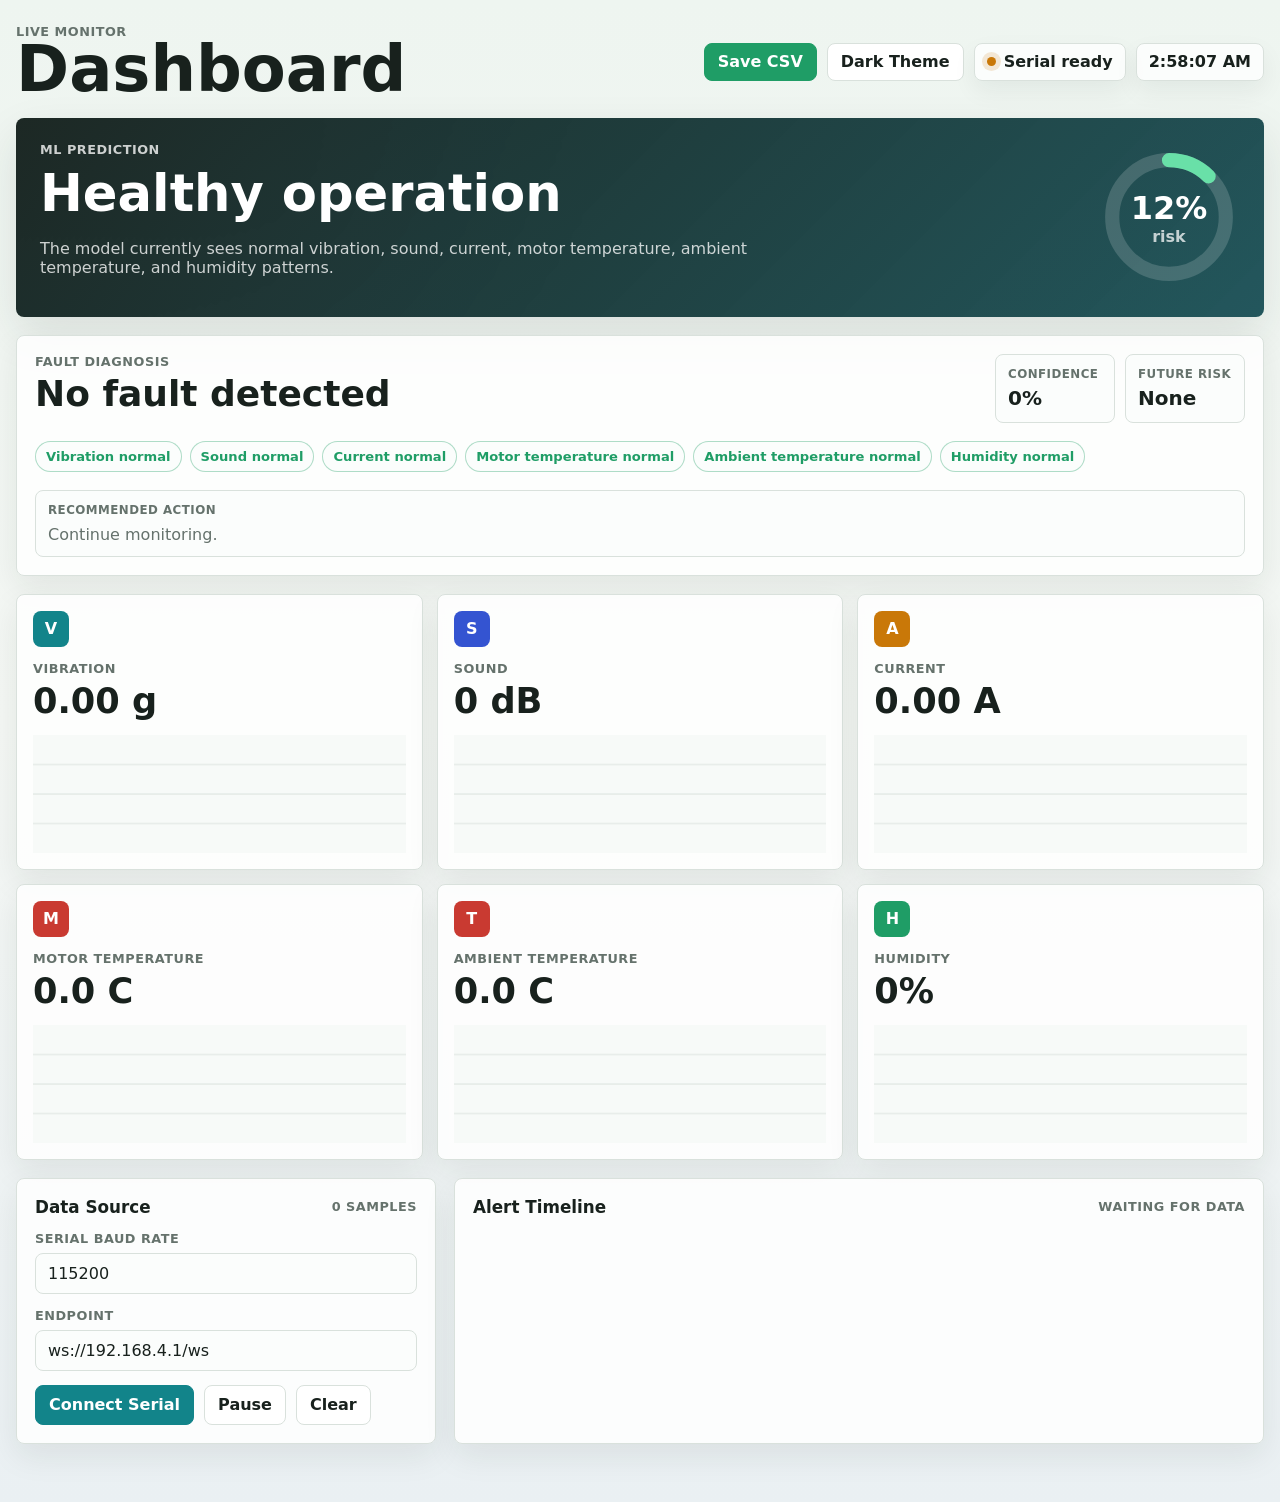
<file: build-a-real-time-predictive-maintenance/index.html>
<!doctype html>
<html lang="en">
  <head>
    <meta charset="utf-8">
    <meta name="viewport" content="width=device-width, initial-scale=1">
    <title>Predictive Maintenance Dashboard</title>
    <link rel="stylesheet" href="styles.css">
  </head>
  <body>
    <main class="shell">
      <section class="topbar" aria-label="Dashboard summary">
        <div>
          <p class="eyebrow">Live Monitor</p>
          <h1>Dashboard</h1>
        </div>
        <div class="status-strip">
          <button class="save-csv" id="saveCsvBtn" type="button">Save CSV</button>
          <button class="theme-toggle" id="themeToggle" type="button">Dark Theme</button>
          <div class="status-pill" id="connectionStatus">
            <span class="dot"></span>
            <span>Simulation running</span>
          </div>
          <div class="clock" id="clock">--:--:--</div>
        </div>
      </section>

      <section class="alert-band" id="alertBand" aria-live="polite">
        <div>
          <p class="alert-label">ML prediction</p>
          <h2 id="predictionTitle">Healthy operation</h2>
          <p id="predictionDetail">The model currently sees normal vibration, sound, current, motor temperature, ambient temperature, and humidity patterns.</p>
        </div>
        <div class="risk-meter" aria-label="Failure risk">
          <svg viewBox="0 0 120 120" role="img">
            <circle class="meter-bg" cx="60" cy="60" r="48"></circle>
            <circle class="meter-value" id="riskRing" cx="60" cy="60" r="48"></circle>
          </svg>
          <div>
            <strong id="riskScore">12%</strong>
            <span>risk</span>
          </div>
        </div>
      </section>

      <section class="fault-panel panel" aria-label="Fault diagnosis">
        <div class="fault-primary">
          <p class="eyebrow">Fault diagnosis</p>
          <h2 id="faultType">No fault detected</h2>
        </div>
        <div class="fault-meta">
          <div>
            <span>Confidence</span>
            <strong id="faultConfidence">0%</strong>
          </div>
          <div>
            <span>Future risk</span>
            <strong id="futureRisk">None</strong>
          </div>
        </div>
        <div class="fault-indicators" id="faultIndicators">
          <span class="indicator normal">Vibration normal</span>
          <span class="indicator normal">Sound normal</span>
          <span class="indicator normal">Current normal</span>
          <span class="indicator normal">Motor temperature normal</span>
          <span class="indicator normal">Ambient temperature normal</span>
          <span class="indicator normal">Humidity normal</span>
        </div>
        <div class="recommendation">
          <span>Recommended action</span>
          <p id="recommendedAction">Continue monitoring.</p>
        </div>
      </section>

      <section class="metrics-grid" aria-label="Sensor readings">
        <article class="metric-card" data-sensor="vibration" role="button" tabindex="0" aria-label="Open enlarged vibration trend">
          <div class="metric-icon">V</div>
          <div>
            <p>Vibration</p>
            <strong><span id="vibrationValue">0.00</span> g</strong>
          </div>
          <canvas id="vibrationChart" width="360" height="140"></canvas>
        </article>
        <article class="metric-card" data-sensor="sound" role="button" tabindex="0" aria-label="Open enlarged sound trend">
          <div class="metric-icon">S</div>
          <div>
            <p>Sound</p>
            <strong><span id="soundValue">0</span> dB</strong>
          </div>
          <canvas id="soundChart" width="360" height="140"></canvas>
        </article>
        <article class="metric-card" data-sensor="current" role="button" tabindex="0" aria-label="Open enlarged current trend">
          <div class="metric-icon">A</div>
          <div>
            <p>Current</p>
            <strong><span id="currentValue">0.00</span> A</strong>
          </div>
          <canvas id="currentChart" width="360" height="140"></canvas>
        </article>
        <article class="metric-card" data-sensor="motorTemperature" role="button" tabindex="0" aria-label="Open enlarged motor temperature trend">
          <div class="metric-icon">M</div>
          <div>
            <p>Motor Temperature</p>
            <strong><span id="motorTemperatureValue">0.0</span> C</strong>
          </div>
          <canvas id="motorTemperatureChart" width="360" height="140"></canvas>
        </article>
        <article class="metric-card" data-sensor="ambientTemperature" role="button" tabindex="0" aria-label="Open enlarged ambient temperature trend">
          <div class="metric-icon">T</div>
          <div>
            <p>Ambient Temperature</p>
            <strong><span id="ambientTemperatureValue">0.0</span> C</strong>
          </div>
          <canvas id="ambientTemperatureChart" width="360" height="140"></canvas>
        </article>
        <article class="metric-card" data-sensor="humidity" role="button" tabindex="0" aria-label="Open enlarged humidity trend">
          <div class="metric-icon">H</div>
          <div>
            <p>Humidity</p>
            <strong><span id="humidityValue">0</span>%</strong>
          </div>
          <canvas id="humidityChart" width="360" height="140"></canvas>
        </article>
      </section>

      <section class="workbench" aria-label="Data controls and alerts">
        <div class="panel controls-panel">
          <div class="panel-heading">
            <h2>Data Source</h2>
            <span id="sampleCount">0 samples</span>
          </div>

          <label class="field serial-field">
            <span>Serial baud rate</span>
            <input id="baudRateInput" type="number" value="115200" min="300" step="300">
          </label>

          <label class="field">
            <span>Endpoint</span>
            <input id="endpointInput" type="url" value="ws://192.168.4.1/ws" spellcheck="false">
          </label>

          <div class="control-row">
            <button class="primary" id="connectBtn" type="button">Connect Serial</button>
            <button id="pauseBtn" type="button">Pause</button>
            <button id="clearBtn" type="button">Clear</button>
          </div>

        </div>

        <div class="panel">
          <div class="panel-heading">
            <h2>Alert Timeline</h2>
            <span id="latestTimestamp">Waiting for data</span>
          </div>
          <div class="timeline" id="timeline"></div>
        </div>
      </section>

      <div class="trend-modal" id="trendModal" hidden>
        <div class="trend-dialog" role="dialog" aria-modal="true" aria-labelledby="trendTitle">
          <div class="trend-header">
            <div>
              <p class="eyebrow">Trend analysis</p>
              <h2 id="trendTitle">Sensor Trend</h2>
            </div>
            <button class="close-modal" id="closeTrendModal" type="button" aria-label="Close enlarged trend">Close</button>
          </div>
          <canvas id="trendChart" width="1100" height="420"></canvas>
          <div class="trend-stats">
            <div><span>Latest</span><strong id="trendLatest">--</strong></div>
            <div><span>Minimum</span><strong id="trendMin">--</strong></div>
            <div><span>Maximum</span><strong id="trendMax">--</strong></div>
            <div><span>Average</span><strong id="trendAvg">--</strong></div>
          </div>
        </div>
      </div>
    </main>

    <script src="app.js"></script>
  </body>
</html>
</file>
<file: build-a-real-time-predictive-maintenance/styles.css>
:root {
  --bg: #f4f7f4;
  --panel: #ffffff;
  --panel-soft: rgba(255, 255, 255, 0.86);
  --panel-strong: rgba(255, 255, 255, 0.78);
  --text: #18211d;
  --muted: #65726c;
  --line: #d9e1dc;
  --input: #fbfdfc;
  --input-focus: rgba(18, 132, 138, 0.14);
  --segmented-bg: #edf3ef;
  --chart-bg: #f7faf8;
  --code-bg: #111a17;
  --code-text: #d8f6e8;
  --green: #1f9d66;
  --teal: #12848a;
  --amber: #c97808;
  --red: #c93a31;
  --blue: #3454d1;
  --shadow: 0 18px 45px rgba(27, 45, 37, 0.11);
  --page-bg: linear-gradient(180deg, #eef5f0 0%, var(--bg) 48%, #eaf0f3 100%);
}

body.dark-theme {
  --bg: #101615;
  --panel: #18211f;
  --panel-soft: rgba(24, 33, 31, 0.92);
  --panel-strong: rgba(24, 33, 31, 0.86);
  --text: #eef7f2;
  --muted: #9fb1aa;
  --line: #31413b;
  --input: #111918;
  --input-focus: rgba(71, 190, 181, 0.18);
  --segmented-bg: #101817;
  --chart-bg: #111918;
  --code-bg: #07100e;
  --code-text: #c9f6e4;
  --green: #35ca89;
  --teal: #47beb5;
  --amber: #f2b64d;
  --red: #ff776d;
  --blue: #8ea2ff;
  --shadow: 0 18px 45px rgba(0, 0, 0, 0.35);
  --page-bg: linear-gradient(180deg, #0f1716 0%, #101615 52%, #151b22 100%);
}

* {
  box-sizing: border-box;
}

body {
  margin: 0;
  min-height: 100vh;
  color: var(--text);
  background: var(--page-bg);
  font-family: Inter, ui-sans-serif, system-ui, -apple-system, BlinkMacSystemFont, "Segoe UI", sans-serif;
}

button,
input,
textarea {
  font: inherit;
}

.shell {
  width: min(1440px, calc(100% - 32px));
  margin: 0 auto;
  padding: 24px 0 40px;
}

.topbar,
.alert-band,
.fault-panel,
.workbench {
  margin-bottom: 18px;
}

.topbar {
  display: flex;
  align-items: center;
  justify-content: space-between;
  gap: 20px;
}

.eyebrow,
.alert-label,
.metric-card p,
.field span,
.panel-heading span {
  margin: 0;
  color: var(--muted);
  font-size: 0.8rem;
  font-weight: 700;
  letter-spacing: 0.04em;
  text-transform: uppercase;
}

h1,
h2 {
  margin: 0;
  letter-spacing: 0;
}

h1 {
  font-size: clamp(2rem, 5vw, 4.4rem);
  line-height: 0.95;
}

h2 {
  font-size: 1.05rem;
}

.status-strip,
.control-row,
.panel-heading {
  display: flex;
  align-items: center;
  gap: 10px;
}

.status-strip {
  flex-wrap: wrap;
  justify-content: flex-end;
}

.status-pill,
.clock {
  display: inline-flex;
  align-items: center;
  min-height: 38px;
  border: 1px solid var(--line);
  border-radius: 8px;
  background: var(--panel-strong);
  padding: 8px 12px;
  font-weight: 800;
  box-shadow: 0 10px 25px rgba(20, 33, 28, 0.06);
}

.theme-toggle {
  min-height: 38px;
  background: var(--panel);
}

.save-csv {
  min-height: 38px;
  border-color: var(--green);
  background: var(--green);
  color: #fff;
}

.dot {
  width: 9px;
  height: 9px;
  margin-right: 8px;
  border-radius: 50%;
  background: var(--green);
  box-shadow: 0 0 0 5px rgba(31, 157, 102, 0.14);
}

.status-pill.warning .dot {
  background: var(--amber);
  box-shadow: 0 0 0 5px rgba(201, 120, 8, 0.16);
}

.status-pill.critical .dot {
  background: var(--red);
  box-shadow: 0 0 0 5px rgba(201, 58, 49, 0.16);
}

.alert-band {
  display: grid;
  grid-template-columns: 1fr auto;
  align-items: center;
  gap: 20px;
  min-height: 170px;
  border-radius: 8px;
  padding: 24px;
  color: #fff;
  background:
    linear-gradient(135deg, rgba(16, 28, 24, 0.95), rgba(12, 69, 76, 0.9)),
    radial-gradient(circle at 20% 30%, rgba(255, 255, 255, 0.18), transparent 32%);
  box-shadow: var(--shadow);
}

.alert-band.warning {
  background: linear-gradient(135deg, #422d08, #9a5d05);
}

.alert-band.critical {
  background: linear-gradient(135deg, #3d1412, #9b251f);
}

.alert-band h2 {
  margin-top: 6px;
  font-size: clamp(1.8rem, 4vw, 3.2rem);
}

.alert-band p {
  max-width: 720px;
}

.alert-label,
.alert-band #predictionDetail {
  color: rgba(255, 255, 255, 0.78);
}

.risk-meter {
  position: relative;
  width: 142px;
  height: 142px;
  display: grid;
  place-items: center;
}

.risk-meter svg,
.risk-meter div {
  grid-area: 1 / 1;
}

.risk-meter div {
  text-align: center;
}

.risk-meter strong {
  display: block;
  font-size: 2rem;
}

.risk-meter span {
  color: rgba(255, 255, 255, 0.74);
  font-weight: 800;
}

.meter-bg,
.meter-value {
  fill: none;
  stroke-width: 12;
}

.meter-bg {
  stroke: rgba(255, 255, 255, 0.16);
}

.meter-value {
  stroke: #69e0a8;
  stroke-linecap: round;
  stroke-dasharray: 302;
  stroke-dashoffset: 265;
  transform: rotate(-90deg);
  transform-origin: center;
  transition: stroke-dashoffset 300ms ease, stroke 300ms ease;
}

.metrics-grid {
  display: grid;
  grid-template-columns: repeat(3, minmax(0, 1fr));
  gap: 14px;
  margin-bottom: 18px;
}

.fault-panel {
  display: grid;
  grid-template-columns: minmax(260px, 1fr) auto;
  gap: 18px;
  align-items: start;
}

.fault-primary h2 {
  margin-top: 4px;
  font-size: clamp(1.45rem, 3vw, 2.25rem);
}

.recommendation p {
  margin: 8px 0 0;
  color: var(--muted);
}

.fault-meta {
  display: grid;
  grid-template-columns: repeat(2, minmax(120px, 1fr));
  gap: 10px;
}

.fault-meta div,
.recommendation {
  border: 1px solid var(--line);
  border-radius: 8px;
  background: var(--input);
  padding: 12px;
}

.fault-meta span,
.recommendation span {
  display: block;
  color: var(--muted);
  font-size: 0.74rem;
  font-weight: 850;
  letter-spacing: 0.04em;
  text-transform: uppercase;
}

.fault-meta strong {
  display: block;
  margin-top: 5px;
  font-size: 1.25rem;
}

.fault-indicators {
  grid-column: 1 / -1;
  display: flex;
  flex-wrap: wrap;
  gap: 8px;
}

.indicator {
  border: 1px solid var(--line);
  border-radius: 999px;
  background: var(--input);
  color: var(--muted);
  padding: 7px 10px;
  font-size: 0.82rem;
  font-weight: 850;
}

.indicator.warning {
  border-color: rgba(201, 120, 8, 0.42);
  color: var(--amber);
}

.indicator.critical {
  border-color: rgba(201, 58, 49, 0.42);
  color: var(--red);
}

.indicator.normal {
  border-color: rgba(31, 157, 102, 0.35);
  color: var(--green);
}

.recommendation {
  grid-column: 1 / -1;
}

.metric-card,
.panel {
  border: 1px solid var(--line);
  border-radius: 8px;
  background: var(--panel-soft);
  box-shadow: 0 12px 32px rgba(24, 33, 29, 0.08);
}

.metric-card {
  min-width: 0;
  padding: 16px;
  cursor: pointer;
  transition: border-color 180ms ease, transform 180ms ease, box-shadow 180ms ease;
}

.metric-card:hover,
.metric-card:focus-visible {
  border-color: var(--teal);
  box-shadow: var(--shadow);
  transform: translateY(-2px);
  outline: none;
}

.metric-icon {
  display: grid;
  place-items: center;
  width: 36px;
  height: 36px;
  margin-bottom: 14px;
  border-radius: 8px;
  color: #fff;
  background: var(--teal);
  font-weight: 900;
}

.metric-card[data-sensor="sound"] .metric-icon {
  background: var(--blue);
}

.metric-card[data-sensor="current"] .metric-icon {
  background: var(--amber);
}

.metric-card[data-sensor="motorTemperature"] .metric-icon,
.metric-card[data-sensor="ambientTemperature"] .metric-icon {
  background: var(--red);
}

.metric-card[data-sensor="humidity"] .metric-icon {
  background: var(--green);
}

.metric-card strong {
  display: block;
  margin: 4px 0 14px;
  font-size: clamp(1.45rem, 3vw, 2.2rem);
}

canvas {
  display: block;
  width: 100%;
  height: 118px;
}

.trend-modal {
  position: fixed;
  inset: 0;
  z-index: 20;
  display: grid;
  place-items: center;
  background: rgba(3, 9, 8, 0.68);
  padding: 18px;
}

.trend-modal[hidden] {
  display: none;
}

.trend-dialog {
  width: min(1120px, 100%);
  max-height: min(760px, calc(100vh - 36px));
  overflow: auto;
  border: 1px solid var(--line);
  border-radius: 8px;
  background: var(--panel);
  box-shadow: 0 24px 80px rgba(0, 0, 0, 0.34);
  padding: 18px;
}

.trend-header {
  display: flex;
  align-items: center;
  justify-content: space-between;
  gap: 16px;
  margin-bottom: 14px;
}

.close-modal {
  flex: 0 0 auto;
}

#trendChart {
  height: clamp(260px, 46vh, 430px);
  border: 1px solid var(--line);
  border-radius: 8px;
  background: var(--chart-bg);
}

.trend-stats {
  display: grid;
  grid-template-columns: repeat(4, minmax(0, 1fr));
  gap: 10px;
  margin-top: 12px;
}

.trend-stats div {
  border: 1px solid var(--line);
  border-radius: 8px;
  background: var(--input);
  padding: 12px;
}

.trend-stats span {
  display: block;
  color: var(--muted);
  font-size: 0.74rem;
  font-weight: 850;
  letter-spacing: 0.04em;
  text-transform: uppercase;
}

.trend-stats strong {
  display: block;
  margin-top: 5px;
  font-size: 1.35rem;
}

.workbench {
  display: grid;
  grid-template-columns: minmax(320px, 420px) 1fr;
  gap: 18px;
}

.panel {
  padding: 18px;
}

.panel-heading {
  justify-content: space-between;
  margin-bottom: 14px;
}

.field {
  display: grid;
  gap: 7px;
  margin-top: 14px;
}

input,
textarea {
  width: 100%;
  border: 1px solid var(--line);
  border-radius: 8px;
  color: var(--text);
  background: var(--input);
  padding: 10px 12px;
  outline: none;
}

textarea {
  resize: vertical;
  min-height: 148px;
  line-height: 1.45;
  font-family: "Cascadia Code", Consolas, monospace;
  font-size: 0.9rem;
}

input:focus,
textarea:focus {
  border-color: var(--teal);
  box-shadow: 0 0 0 3px var(--input-focus);
}

.control-row {
  margin-top: 14px;
}

button {
  min-height: 40px;
  border: 1px solid var(--line);
  border-radius: 8px;
  background: var(--panel);
  color: var(--text);
  padding: 8px 13px;
  cursor: pointer;
  font-weight: 850;
}

button:hover {
  border-color: #b8c7bf;
}

.primary {
  border-color: var(--teal);
  background: var(--teal);
  color: #fff;
}

.timeline {
  display: grid;
  gap: 10px;
  max-height: 456px;
  overflow: auto;
  padding-right: 4px;
}

.event {
  display: grid;
  grid-template-columns: 86px 1fr auto;
  gap: 12px;
  align-items: center;
  border: 1px solid var(--line);
  border-left: 5px solid var(--green);
  border-radius: 8px;
  background: var(--panel);
  padding: 12px;
}

.event.warning {
  border-left-color: var(--amber);
}

.event.critical {
  border-left-color: var(--red);
}

.event time {
  color: var(--muted);
  font-size: 0.85rem;
  font-weight: 800;
}

.event strong,
.event span {
  display: block;
}

.event span {
  color: var(--muted);
  margin-top: 2px;
  font-size: 0.9rem;
}

.badge {
  border-radius: 999px;
  padding: 5px 9px;
  color: #fff;
  background: var(--green);
  font-size: 0.78rem;
  font-weight: 900;
  text-transform: uppercase;
}

.badge.warning {
  background: var(--amber);
}

.badge.critical {
  background: var(--red);
}

pre {
  margin: 0;
  overflow: auto;
  border-radius: 8px;
  background: var(--code-bg);
  color: var(--code-text);
  padding: 16px;
}

@media (max-width: 1080px) {
  .metrics-grid {
    grid-template-columns: repeat(2, minmax(0, 1fr));
  }

  .workbench,
  .fault-panel {
    grid-template-columns: 1fr;
  }
}

@media (max-width: 700px) {
  .shell {
    width: min(100% - 20px, 1440px);
    padding-top: 14px;
  }

  .topbar,
  .alert-band {
    align-items: stretch;
    grid-template-columns: 1fr;
    flex-direction: column;
  }

  .status-strip {
    justify-content: flex-start;
  }

  .metrics-grid {
    grid-template-columns: 1fr;
  }

  .alert-band {
    padding: 18px;
  }

  .risk-meter {
    width: 118px;
    height: 118px;
  }

  .event {
    grid-template-columns: 1fr;
  }

  .trend-stats {
    grid-template-columns: repeat(2, minmax(0, 1fr));
  }
}
</file>
